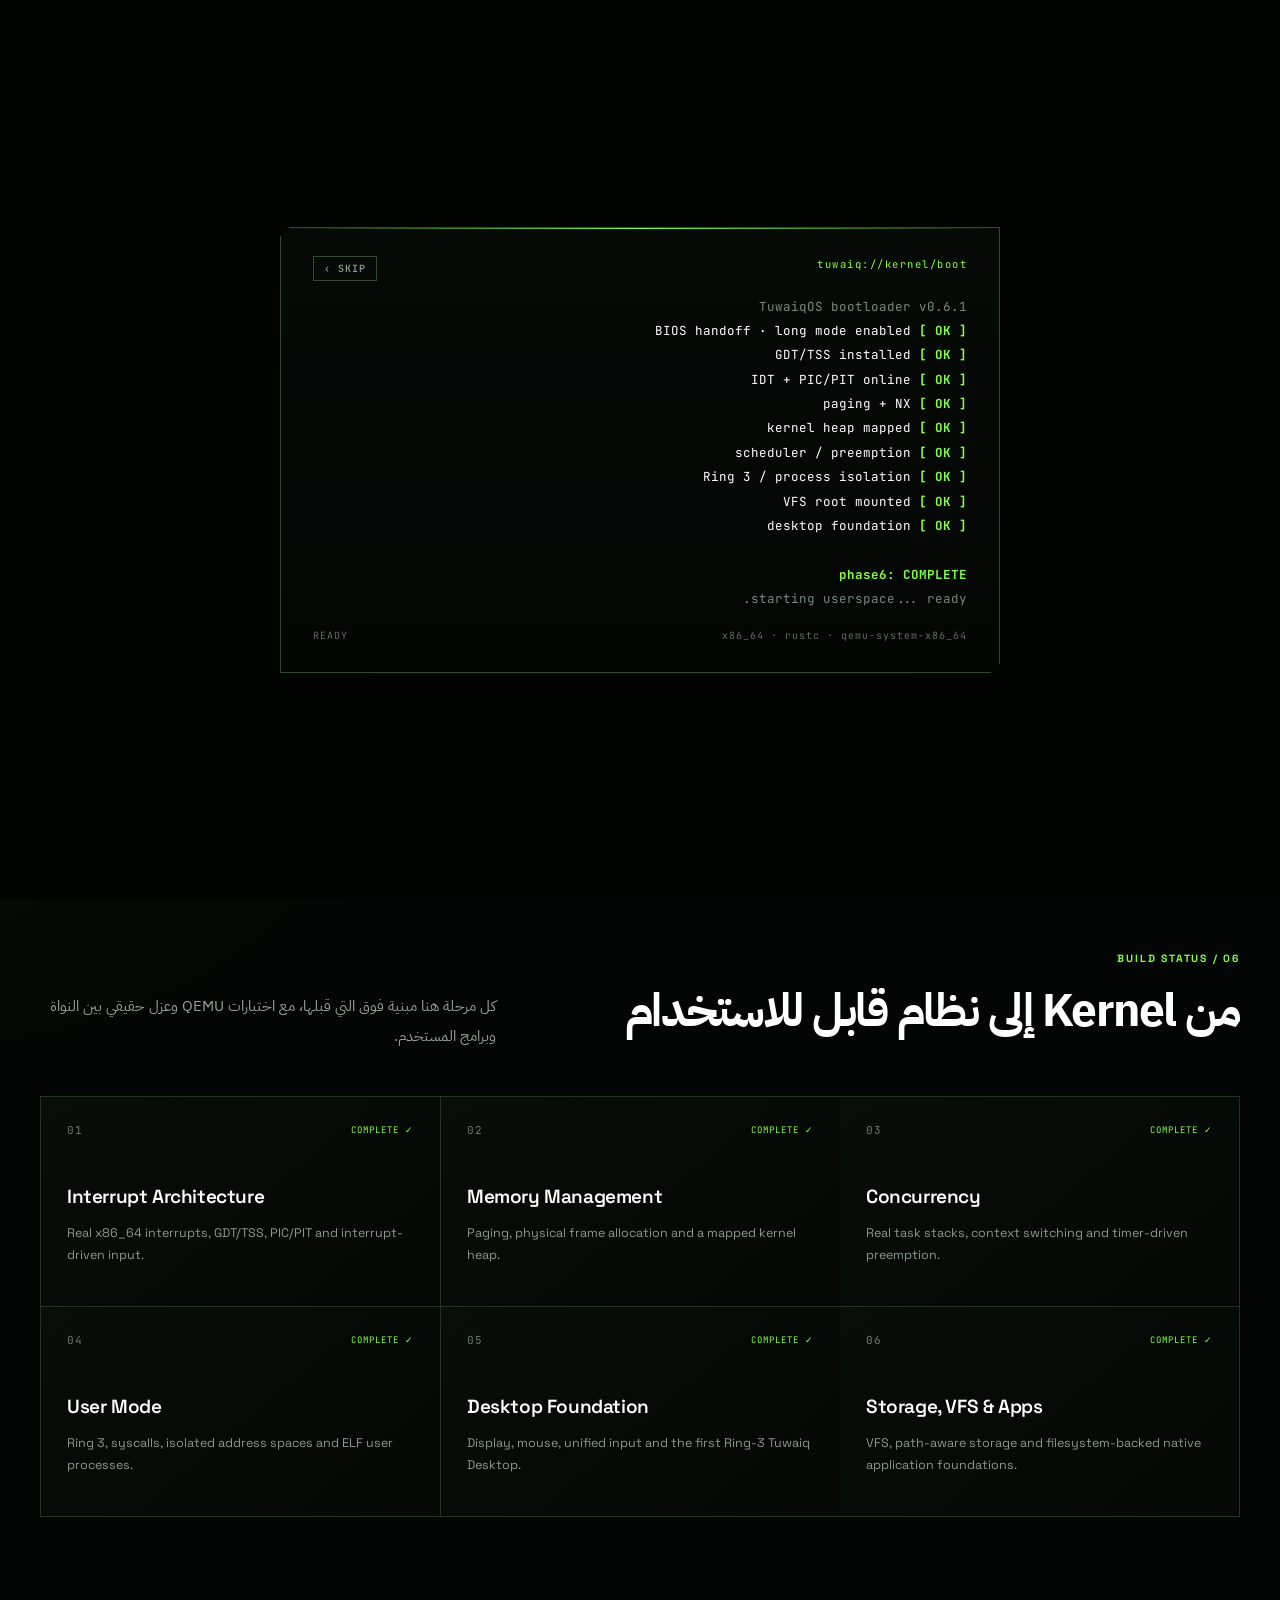
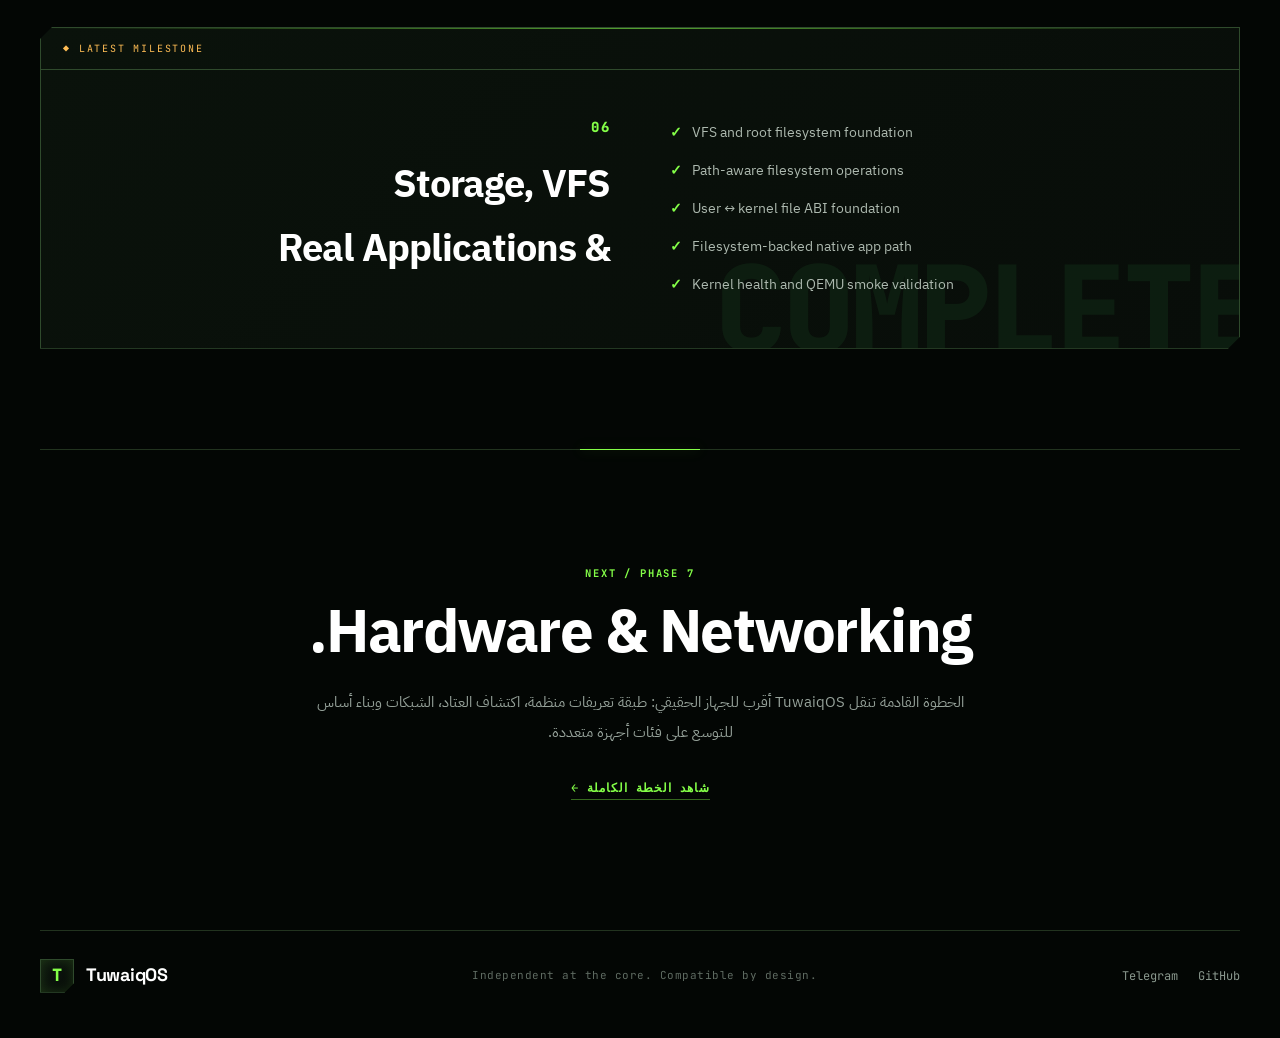
<file: TuwaiqOS-WebSite/index.html>
<!DOCTYPE html>
<html lang="ar" dir="rtl">
<head>
<meta charset="UTF-8">
<meta name="viewport" content="width=device-width, initial-scale=1.0, viewport-fit=cover">
<meta name="theme-color" content="#030604">
<title>TuwaiqOS — Independent at the core</title>
<meta name="description" content="TuwaiqOS is an independent Saudi-built experimental operating system written in Rust.">
<link rel="icon" href="assets/favicon.svg" type="image/svg+xml">
<link rel="apple-touch-icon" href="assets/apple-touch-icon.png">
<link rel="preconnect" href="https://fonts.googleapis.com">
<link rel="preconnect" href="https://fonts.gstatic.com" crossorigin>
<link href="https://fonts.googleapis.com/css2?family=IBM+Plex+Sans+Arabic:wght@400;500;600;700&family=JetBrains+Mono:wght@400;500;700;800&family=Space+Grotesk:wght@400;500;600;700&display=swap" rel="stylesheet">
<link rel="stylesheet" href="assets/style.css">
</head>
<body>
<a class="skip-link" href="#main-content">تخطي إلى المحتوى</a>

<!-- News ticker -->
<div class="newsTicker" role="marquee" aria-label="TuwaiqOS status ticker">
  <div class="tickerTag">LIVE</div>
  <div class="tickerViewport"><div class="tickerTrack"></div></div>
</div>

<main id="main-content">
  <section class="hero shell">
    <nav class="nav" aria-label="Primary">
      <a class="brand" href="index.html" aria-label="TuwaiqOS home">
        <span class="mark">T</span>
        <span>TuwaiqOS</span>
      </a>
      <div class="navlinks">
        <a href="#progress">Progress</a>
        <a href="roadmap/index.html">Roadmap</a>
        <a href="contributors/index.html">Contributors</a>
        <a href="download/index.html">Download</a>
      </div>
      <a class="navcta" href="https://github.com/italamrii/TuwaiqOS" target="_blank" rel="noreferrer">GitHub ↗</a>
    </nav>

    <div class="heroGrid">
      <div>
        <div class="eyebrow"><span class="pulse"></span> PHASE 6 COMPLETE · DEVELOPMENT BUILD</div>
        <h1>نواة مستقلة.<br><span>نظام سعودي يُبنى من الصفر.</span></h1>
        <p class="lead">TuwaiqOS نظام تشغيل تجريبي مفتوح المصدر بنواة مستقلة مكتوبة بـ Rust. وصلنا من الإقلاع الأول إلى العزل، تعدد المهام، سطح المكتب، والآن طبقة التخزين وVFS وتشغيل التطبيقات من نظام الملفات.</p>
        <div class="actions">
          <a class="primary" href="download/index.html">تحميل وتجربة النظام</a>
          <a class="secondary" href="roadmap/index.html">استكشف خارطة الطريق</a>
        </div>
      </div>
      <div class="terminalCard" tabindex="0" aria-label="TuwaiqOS boot status">
        <div class="terminalHead">
          <span></span><span></span><span></span>
          <b>tuwaiq://kernel/status</b>
        </div>
<pre>TuwaiqOS kernel_main: booting
[ OK ] paging + NX
[ OK ] scheduler / preemption
[ OK ] Ring 3 / process isolation
[ OK ] VFS root mounted
[ OK ] filesystem app path
[ OK ] desktop foundation

phase6: COMPLETE
next: hardware + networking_</pre>
      </div>
    </div>

    <div class="factbar">
      <div><strong>x86_64</strong><span>Target architecture</span></div>
      <div><strong>Rust</strong><span>Kernel language</span></div>
      <div><strong>100 Hz</strong><span>Kernel timer</span></div>
      <div><strong>Ring 3</strong><span>User isolation</span></div>
    </div>
  </section>

  <section class="section shell" id="progress">
    <div class="sectionHead">
      <div>
        <div class="kicker">BUILD STATUS / 06</div>
        <h2>من Kernel إلى نظام قابل للاستخدام</h2>
      </div>
      <p>كل مرحلة هنا مبنية فوق التي قبلها، مع اختبارات QEMU وعزل حقيقي بين النواة وبرامج المستخدم.</p>
    </div>
    <div class="phaseGrid">
      <article class="phase" tabindex="0">
        <div class="phaseTop"><span>01</span><b>COMPLETE ✓</b></div>
        <h3>Interrupt Architecture</h3>
        <p>Real x86_64 interrupts, GDT/TSS, PIC/PIT and interrupt-driven input.</p>
      </article>
      <article class="phase" tabindex="0">
        <div class="phaseTop"><span>02</span><b>COMPLETE ✓</b></div>
        <h3>Memory Management</h3>
        <p>Paging, physical frame allocation and a mapped kernel heap.</p>
      </article>
      <article class="phase" tabindex="0">
        <div class="phaseTop"><span>03</span><b>COMPLETE ✓</b></div>
        <h3>Concurrency</h3>
        <p>Real task stacks, context switching and timer-driven preemption.</p>
      </article>
      <article class="phase" tabindex="0">
        <div class="phaseTop"><span>04</span><b>COMPLETE ✓</b></div>
        <h3>User Mode</h3>
        <p>Ring 3, syscalls, isolated address spaces and ELF user processes.</p>
      </article>
      <article class="phase" tabindex="0">
        <div class="phaseTop"><span>05</span><b>COMPLETE ✓</b></div>
        <h3>Desktop Foundation</h3>
        <p>Display, mouse, unified input and the first Ring-3 Tuwaiq Desktop.</p>
      </article>
      <article class="phase" tabindex="0">
        <div class="phaseTop"><span>06</span><b>COMPLETE ✓</b></div>
        <h3>Storage, VFS &amp; Apps</h3>
        <p>VFS, path-aware storage and filesystem-backed native application foundations.</p>
      </article>
    </div>
  </section>

  <section class="phase6 shell">
    <div class="phase6Label">LATEST MILESTONE</div>
    <div class="phase6Content">
      <div>
        <span class="big06">06</span>
        <h2>Storage, VFS<br>&amp; Real Applications</h2>
      </div>
      <div class="checklist">
        <p><span>✓</span> VFS and root filesystem foundation</p>
        <p><span>✓</span> Path-aware filesystem operations</p>
        <p><span>✓</span> User ↔ kernel file ABI foundation</p>
        <p><span>✓</span> Filesystem-backed native app path</p>
        <p><span>✓</span> Kernel health and QEMU smoke validation</p>
      </div>
    </div>
  </section>

  <section class="next shell">
    <span class="kicker">NEXT / PHASE 7</span>
    <h2>Hardware &amp; Networking.</h2>
    <p>الخطوة القادمة تنقل TuwaiqOS أقرب للجهاز الحقيقي: طبقة تعريفات منظمة، اكتشاف العتاد، الشبكات وبناء أساس للتوسع على فئات أجهزة متعددة.</p>
    <a href="roadmap/index.html">شاهد الخطة الكاملة ←</a>
  </section>

  <footer class="footer shell">
    <div class="brand"><span class="mark">T</span><span>TuwaiqOS</span></div>
    <p>Independent at the core. Compatible by design.</p>
    <div>
      <a href="https://t.me/TuwaiqOS" target="_blank" rel="noreferrer">Telegram</a>
      <a href="https://github.com/italamrii/TuwaiqOS" target="_blank" rel="noreferrer">GitHub</a>
    </div>
  </footer>
</main>
<script src="assets/script.js"></script>
</body>
</html>
</file>
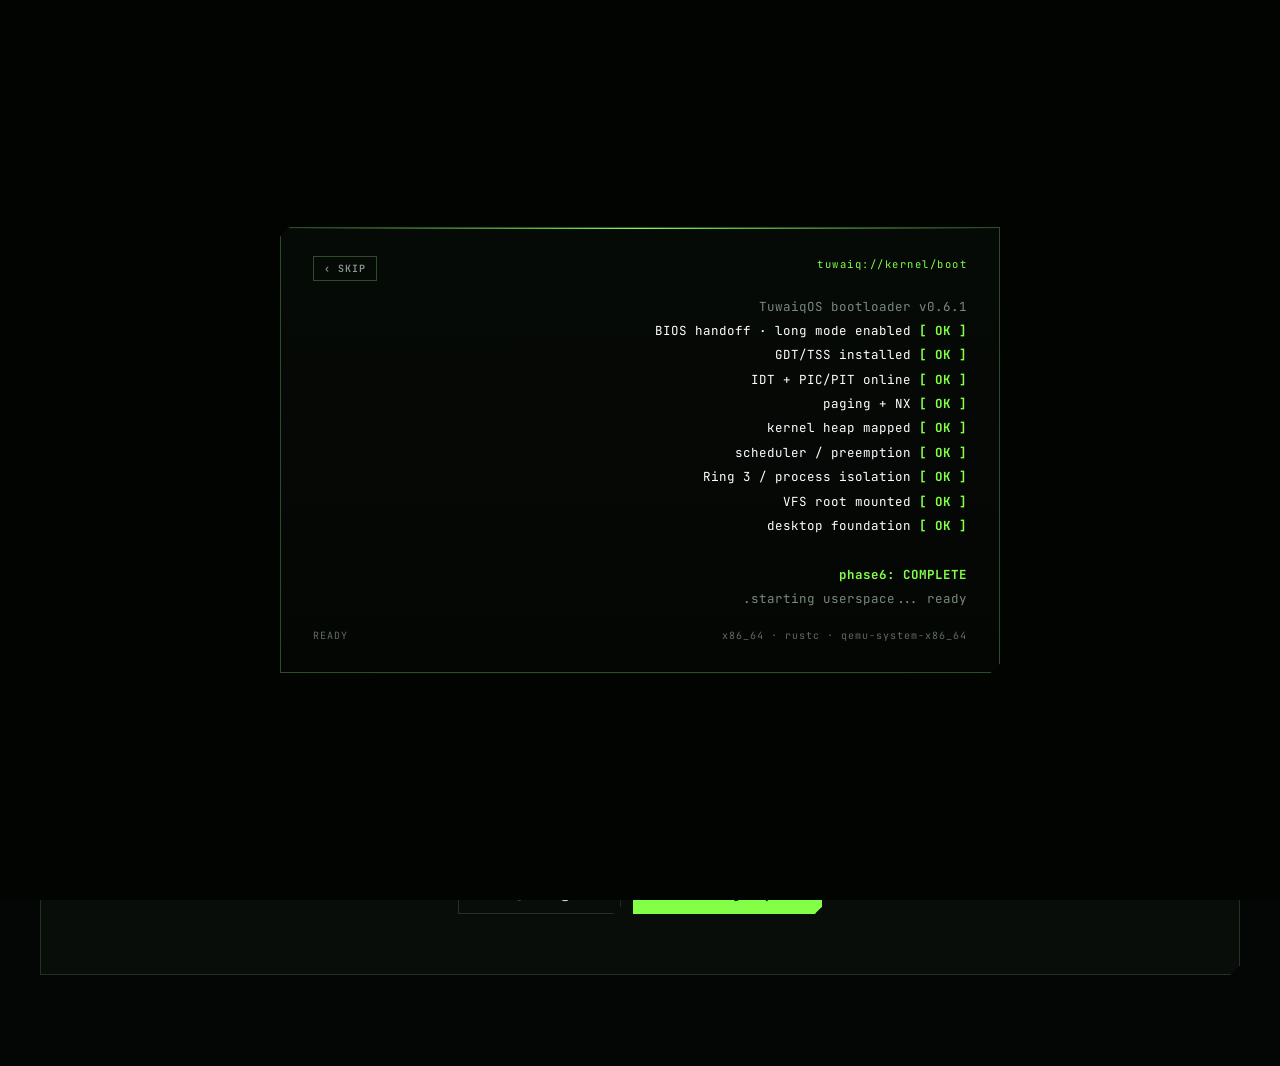
<file: TuwaiqOS-WebSite/contributors/index.html>
<!DOCTYPE html>
<html lang="ar" dir="rtl">
<head>
<meta charset="UTF-8">
<meta name="viewport" content="width=device-width, initial-scale=1.0, viewport-fit=cover">
<meta name="theme-color" content="#030604">
<title>Contributors — TuwaiqOS</title>
<link rel="icon" href="../assets/favicon.svg" type="image/svg+xml">
<link rel="apple-touch-icon" href="../assets/apple-touch-icon.png">
<link rel="preconnect" href="https://fonts.googleapis.com">
<link rel="preconnect" href="https://fonts.gstatic.com" crossorigin>
<link href="https://fonts.googleapis.com/css2?family=IBM+Plex+Sans+Arabic:wght@400;500;600;700&family=JetBrains+Mono:wght@400;500;700;800&family=Space+Grotesk:wght@400;500;600;700&display=swap" rel="stylesheet">
<link rel="stylesheet" href="../assets/style.css">
</head>
<body>
<a class="skip-link" href="#main-content">تخطي إلى المحتوى</a>

<div class="newsTicker" role="marquee" aria-label="TuwaiqOS status ticker">
  <div class="tickerTag">LIVE</div>
  <div class="tickerViewport"><div class="tickerTrack"></div></div>
</div>

<main class="subpage shell" id="main-content">
  <header class="subnav">
    <a href="../index.html">← TuwaiqOS</a>
    <a href="https://t.me/TuwaiqOS" target="_blank" rel="noreferrer">Community ↗</a>
  </header>
  <div class="pageTitle">
    <span class="kicker">BUILDERS / COMMUNITY</span>
    <h1>نبنيه معًا.</h1>
    <p>المساهمة ليست بعدد الأسطر. نقدر الكود المدروس، الاختبارات، الأمن، التوثيق، التصميم وبناء التطبيقات.</p>
  </div>
  <section class="founder">
    <div class="founderBadge">01 / FOUNDER</div>
    <img class="avatar founderPhoto" src="../assets/abdullah-alamri.png" alt="Abdullah Alamri">
    <div>
      <span>FOUNDER · VISION · CORE</span>
      <h2>Abdullah Alamri</h2>
      <p>مؤسس TuwaiqOS وصاحب الرؤية، يقود بناء المشروع والنواة والاتجاه الهندسي العام.</p>
    </div>
  </section>
  <section class="contribCall">
    <span class="kicker">JOIN THE BUILDERS</span>
    <h2>اسمك ممكن يكون هنا.</h2>
    <p>اختر مهمة، أنشئ Branch باسم واضح، وثّق قرارك واختباراتك، ثم افتح Pull Request. الفرع الرئيسي محمي ولا تُدمج التغييرات إلا بعد المراجعة.</p>
    <div class="actions">
      <a class="primary" href="https://github.com/italamrii/TuwaiqOS" target="_blank" rel="noreferrer">ساهم عبر GitHub ↗</a>
      <a class="secondary" href="https://t.me/TuwaiqOS" target="_blank" rel="noreferrer">مجتمع Telegram</a>
    </div>
  </section>
</main>
<script src="../assets/script.js"></script>
</body>
</html>
</file>
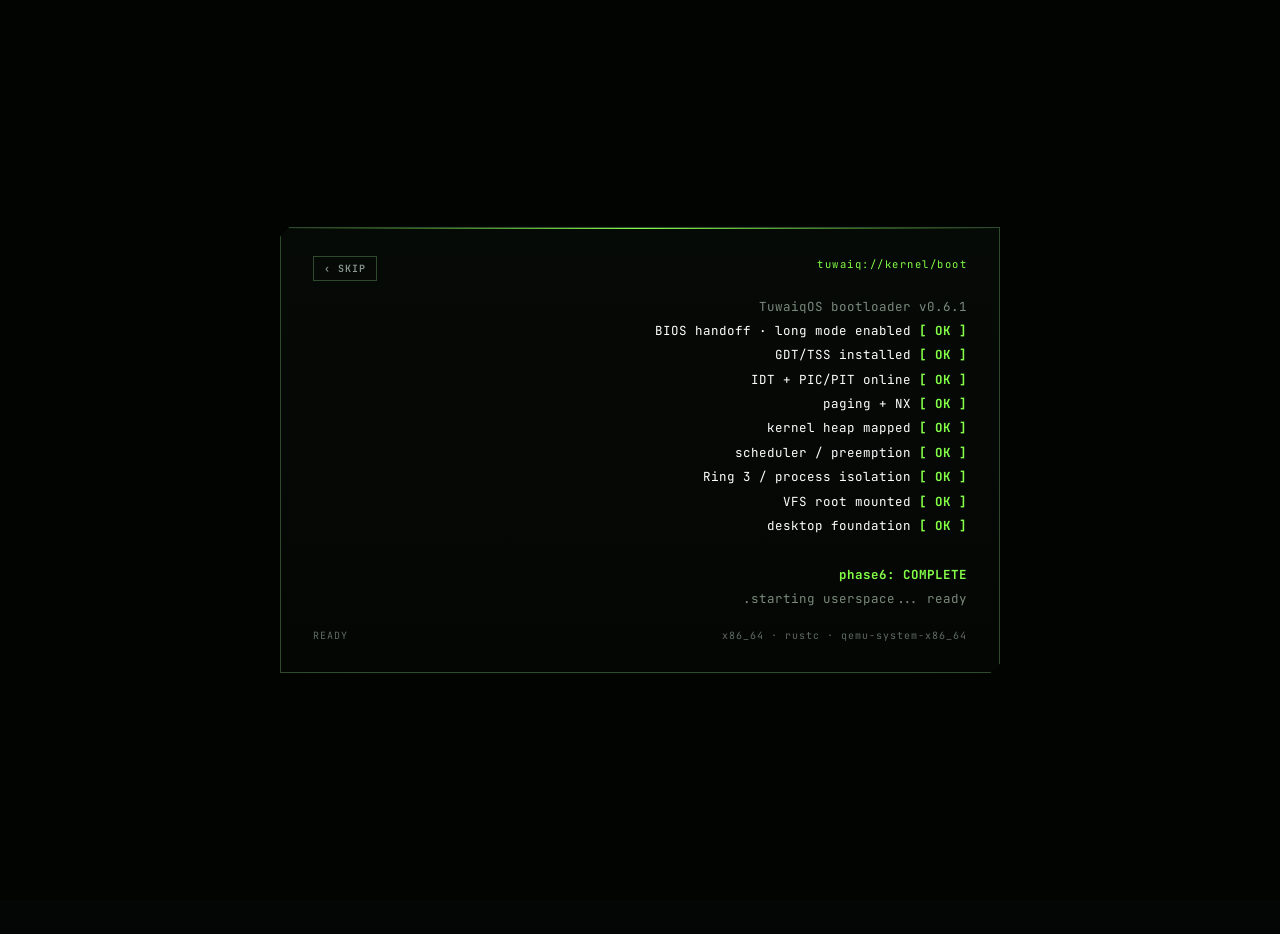
<file: TuwaiqOS-WebSite/download/index.html>
<!DOCTYPE html>
<html lang="ar" dir="rtl">
<head>
<meta charset="UTF-8">
<meta name="viewport" content="width=device-width, initial-scale=1.0, viewport-fit=cover">
<meta name="theme-color" content="#030604">
<title>Download — TuwaiqOS</title>
<link rel="icon" href="../assets/favicon.svg" type="image/svg+xml">
<link rel="apple-touch-icon" href="../assets/apple-touch-icon.png">
<link rel="preconnect" href="https://fonts.googleapis.com">
<link rel="preconnect" href="https://fonts.gstatic.com" crossorigin>
<link href="https://fonts.googleapis.com/css2?family=IBM+Plex+Sans+Arabic:wght@400;500;600;700&family=JetBrains+Mono:wght@400;500;700;800&family=Space+Grotesk:wght@400;500;600;700&display=swap" rel="stylesheet">
<link rel="stylesheet" href="../assets/style.css">
</head>
<body>
<a class="skip-link" href="#main-content">تخطي إلى المحتوى</a>

<div class="newsTicker" role="marquee" aria-label="TuwaiqOS status ticker">
  <div class="tickerTag">LIVE</div>
  <div class="tickerViewport"><div class="tickerTrack"></div></div>
</div>

<main class="subpage shell" id="main-content">
  <header class="subnav">
    <a href="../index.html">← TuwaiqOS</a>
    <a href="../roadmap/index.html">Roadmap</a>
  </header>
  <div class="pageTitle">
    <span class="kicker">BUILD / EXPERIMENTAL</span>
    <h1>جرّب TuwaiqOS.</h1>
    <p>المشروع لا يزال قيد التطوير. التجربة الحالية موجهة للمطورين والمهتمين بأنظمة التشغيل، والأفضل تشغيلها أولًا داخل QEMU.</p>
  </div>
  <div class="downloadBox">
    <div>
      <span>REPOSITORY</span>
      <h2>Source &amp; build instructions</h2>
      <p>الكود، تعليمات البناء والتشغيل، التوثيق وملفات المساهمة موجودة في المستودع الرسمي.</p>
    </div>
    <a class="primary" href="https://github.com/italamrii/TuwaiqOS" target="_blank" rel="noreferrer">فتح GitHub ↗</a>
  </div>
  <div class="notice">
    <b>تنبيه</b>
    <p>TuwaiqOS حاليًا Development Build وليس بديلًا جاهزًا لنظامك الأساسي. لا تستخدمه لحفظ بيانات مهمة قبل وصول إصدارات الاستقرار.</p>
  </div>
</main>
<script src="../assets/script.js"></script>
</body>
</html>
</file>
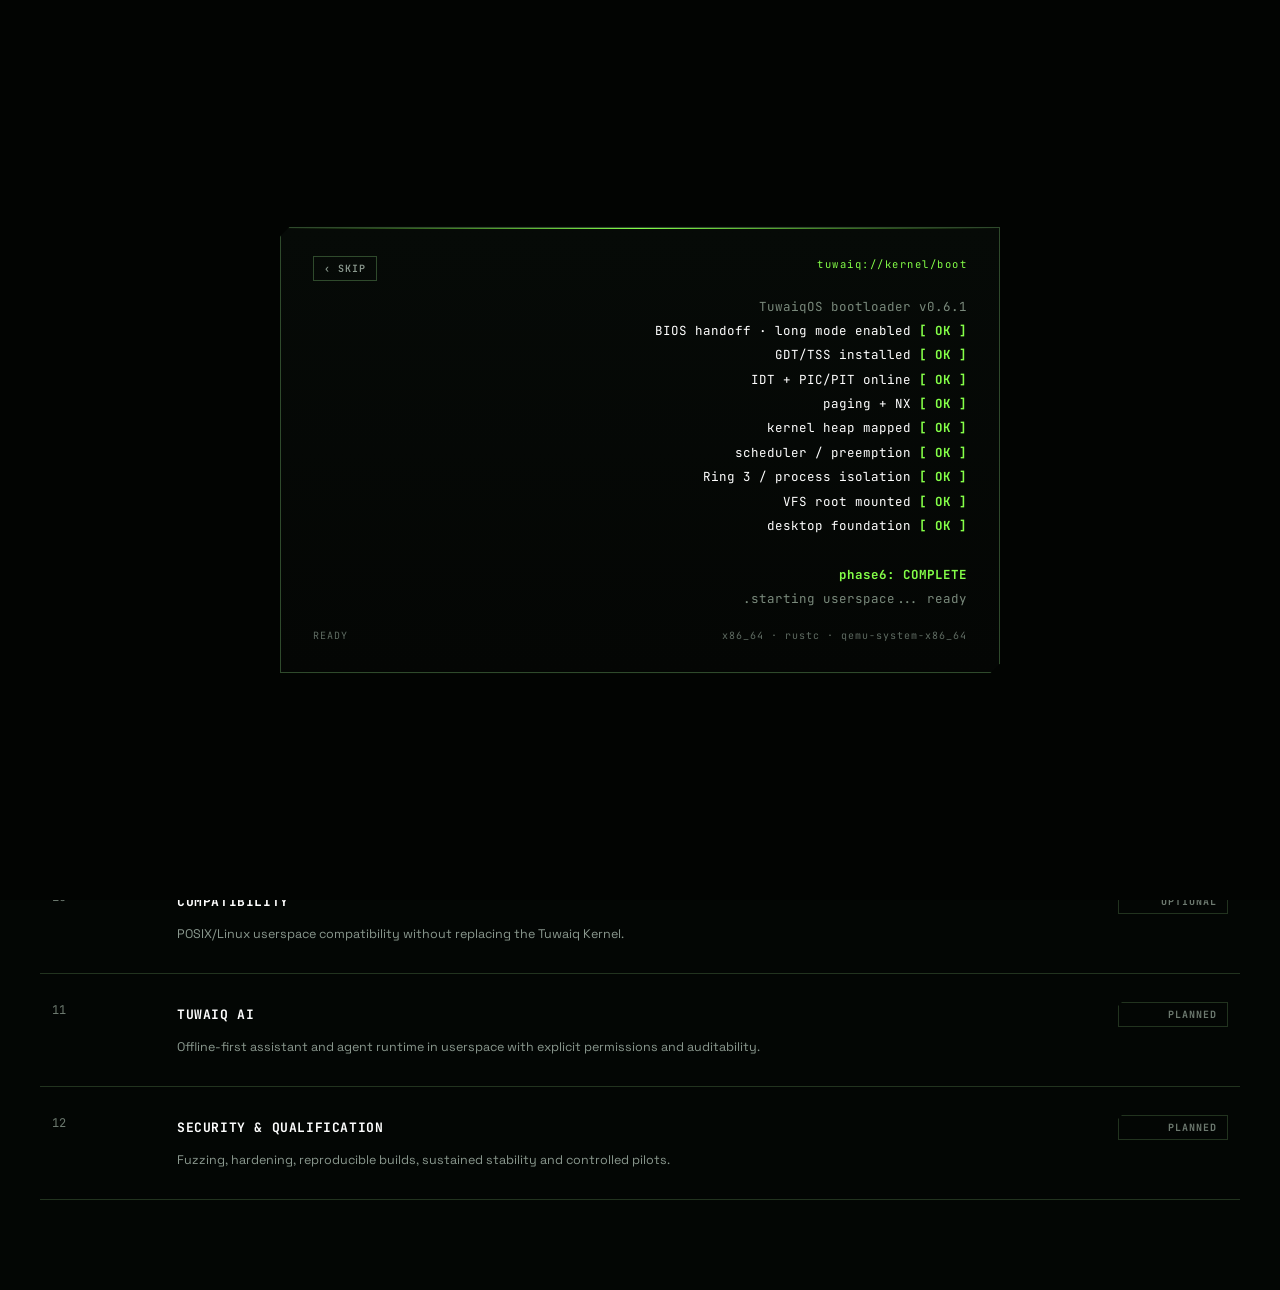
<file: TuwaiqOS-WebSite/roadmap/index.html>
<!DOCTYPE html>
<html lang="ar" dir="rtl">
<head>
<meta charset="UTF-8">
<meta name="viewport" content="width=device-width, initial-scale=1.0, viewport-fit=cover">
<meta name="theme-color" content="#030604">
<title>Roadmap — TuwaiqOS</title>
<link rel="icon" href="../assets/favicon.svg" type="image/svg+xml">
<link rel="apple-touch-icon" href="../assets/apple-touch-icon.png">
<link rel="preconnect" href="https://fonts.googleapis.com">
<link rel="preconnect" href="https://fonts.gstatic.com" crossorigin>
<link href="https://fonts.googleapis.com/css2?family=IBM+Plex+Sans+Arabic:wght@400;500;600;700&family=JetBrains+Mono:wght@400;500;700;800&family=Space+Grotesk:wght@400;500;600;700&display=swap" rel="stylesheet">
<link rel="stylesheet" href="../assets/style.css">
</head>
<body>
<a class="skip-link" href="#main-content">تخطي إلى المحتوى</a>

<div class="newsTicker" role="marquee" aria-label="TuwaiqOS status ticker">
  <div class="tickerTag">LIVE</div>
  <div class="tickerViewport"><div class="tickerTrack"></div></div>
</div>

<main class="subpage shell" id="main-content">
  <header class="subnav">
    <a href="../index.html">← TuwaiqOS</a>
    <a href="https://github.com/italamrii/TuwaiqOS" target="_blank" rel="noreferrer">GitHub ↗</a>
  </header>
  <div class="pageTitle">
    <span class="kicker">ROADMAP / CURRENT</span>
    <h1>نبنيها مرحلة بمرحلة.</h1>
    <p>Phase 6 مكتملة. الطريق الآن مفتوح نحو العتاد، الشبكات، منصة التطبيقات ثم طبقات التوافق والذكاء والأمان النهائي.</p>
  </div>
  <div class="roadmapList">
    <article>
      <span class="roadnum">01–06</span>
      <div><b>FOUNDATION</b><p>Interrupts, memory, scheduler, Ring 3, desktop foundation, storage and VFS.</p></div>
      <em class="done">Complete</em>
    </article>
    <article>
      <span class="roadnum">07</span>
      <div><b>HARDWARE &amp; NETWORKING</b><p>HAL/driver framework, PCI discovery, networking and selected real hardware support.</p></div>
      <em class="active">Next</em>
    </article>
    <article>
      <span class="roadnum">08</span>
      <div><b>APPLICATION PLATFORM</b><p>Stable ABI, IPC, permissions, SDK foundations and native application services.</p></div>
      <em>Planned</em>
    </article>
    <article>
      <span class="roadnum">09</span>
      <div><b>APPS, PACKAGES &amp; UPDATES</b><p>Native apps, signed packages, package management and transactional updates.</p></div>
      <em>Planned</em>
    </article>
    <article>
      <span class="roadnum">10</span>
      <div><b>COMPATIBILITY</b><p>POSIX/Linux userspace compatibility without replacing the Tuwaiq Kernel.</p></div>
      <em>Optional</em>
    </article>
    <article>
      <span class="roadnum">11</span>
      <div><b>TUWAIQ AI</b><p>Offline-first assistant and agent runtime in userspace with explicit permissions and auditability.</p></div>
      <em>Planned</em>
    </article>
    <article>
      <span class="roadnum">12</span>
      <div><b>SECURITY &amp; QUALIFICATION</b><p>Fuzzing, hardening, reproducible builds, sustained stability and controlled pilots.</p></div>
      <em>Planned</em>
    </article>
  </div>
</main>
<script src="../assets/script.js"></script>
</body>
</html>
</file>
<file: TuwaiqOS-WebSite/assets/style.css>
/* =========================================================
   TuwaiqOS — Kernel Terminal Theme
   Palette: Deep black + Matrix green + Amber warnings
   Type: IBM Plex Sans Arabic (AR) · JetBrains Mono (Mono) · Space Grotesk (LTR)
   ========================================================= */

/* ---------- Root tokens ---------- */
:root{
  --bg:#030604;
  --bg-2:#060a07;
  --panel:#080d09;
  --panel-2:#0a120c;
  --line:#152018;
  --line-2:#22331f;
  --line-3:#2f4a2c;
  --muted:#6d7a70;
  --muted-2:#8a988e;
  --text:#e6efe8;
  --white:#ffffff;
  --green:#84ff48;
  --green-2:#3fbf54;
  --green-glow:rgba(132,255,72,.35);
  --amber:#ffbd55;
  --red:#ff5757;
  --shadow-1:0 20px 60px rgba(0,0,0,.55);
  --shadow-glow:0 0 32px rgba(132,255,72,.12);
  --mono:'JetBrains Mono','Fira Code','Consolas',monospace;
  --sans:'Space Grotesk','Inter',system-ui,sans-serif;
  --ar:'IBM Plex Sans Arabic','Rubik','Segoe UI',Tahoma,sans-serif;
}

/* ---------- Base ---------- */
*{box-sizing:border-box}
html{scroll-behavior:smooth;background:var(--bg)}
body{
  margin:0;
  background:
    radial-gradient(1200px 600px at 80% -10%, rgba(132,255,72,.06), transparent 60%),
    radial-gradient(900px 500px at -10% 30%, rgba(63,191,84,.04), transparent 60%),
    var(--bg);
  color:var(--text);
  font-family:var(--ar);
  font-size:15px;
  line-height:1.7;
  -webkit-font-smoothing:antialiased;
  text-rendering:optimizeLegibility;
  overflow-x:hidden;
  min-height:100vh;
}
body::before{
  /* faint scan-lines overlay */
  content:"";
  position:fixed;inset:0;
  background:repeating-linear-gradient(0deg,rgba(255,255,255,.012) 0 1px,transparent 1px 3px);
  pointer-events:none;z-index:2;
  mix-blend-mode:overlay;
}
body::after{
  /* subtle grain */
  content:"";
  position:fixed;inset:0;pointer-events:none;z-index:1;opacity:.35;
  background-image:url("data:image/svg+xml;utf8,<svg xmlns='http://www.w3.org/2000/svg' width='140' height='140'><filter id='n'><feTurbulence type='fractalNoise' baseFrequency='0.9' numOctaves='2' stitchTiles='stitch'/></filter><rect width='100%25' height='100%25' filter='url(%23n)' opacity='0.35'/></svg>");
}

/* Matrix canvas layer */
#matrix-rain{
  position:fixed;inset:0;z-index:0;pointer-events:none;
  opacity:.09;
}

/* Content wrapper on top */
main, .newsTicker, .bootOverlay{position:relative;z-index:3}

.shell{width:min(1200px,calc(100% - 40px));margin:auto}
a{color:inherit;text-decoration:none}
::selection{background:var(--green);color:#050a06}

/* Latin numerals/labels use Space Grotesk / Mono */
.mono,code,pre,.eyebrow,.kicker,.navcta,.navlinks,.brand,.factbar strong,.factbar span,.phaseTop,.terminalHead b,.roadnum,.roadmapList b,.roadmapList em,.founderBadge{
  font-family:var(--mono);
}
.brand span:last-child,.hero h1 span[data-latin],.sectionHead .kicker,.next h2 em{font-family:var(--sans)}

/* ---------- News Ticker (top marquee) ---------- */
.newsTicker{
  position:sticky;top:0;left:0;right:0;
  display:flex;align-items:center;gap:0;
  background:linear-gradient(90deg,#050805, #070c07);
  border-bottom:1px solid var(--line-2);
  height:34px;
  overflow:hidden;
  direction:ltr;
  font-family:var(--mono);
  font-size:11px;
  letter-spacing:.5px;
  z-index:40;
  backdrop-filter:blur(6px);
}
.newsTicker .tickerTag{
  flex-shrink:0;
  background:var(--green);
  color:#050a06;
  padding:0 12px;
  height:100%;
  display:flex;align-items:center;gap:6px;
  font-weight:800;
  font-size:10px;
  letter-spacing:1.2px;
  clip-path:polygon(0 0,100% 0,calc(100% - 10px) 100%,0 100%);
}
.newsTicker .tickerTag::before{
  content:"";width:6px;height:6px;border-radius:50%;background:#050a06;
  animation:pulseDot 1.4s ease-in-out infinite;
}
.tickerViewport{flex:1;overflow:hidden;position:relative;height:100%}
.tickerTrack{
  display:flex;gap:48px;align-items:center;height:100%;
  width:max-content;
  animation:tickerScroll 45s linear infinite;
  padding-left:24px;
}
.tickerTrack:hover{animation-play-state:paused}
.tickerTrack span{color:#b8c4bb;white-space:nowrap;display:inline-flex;align-items:center;gap:8px}
.tickerTrack span b{color:var(--green);font-weight:700}
.tickerTrack .sep{color:#334033;font-size:14px}
@keyframes tickerScroll{
  from{transform:translateX(0)}
  to{transform:translateX(-50%)}
}
@keyframes pulseDot{0%,100%{opacity:.35}50%{opacity:1}}

/* ---------- Nav ---------- */
.hero{padding-bottom:60px}
.nav{
  height:76px;display:flex;align-items:center;gap:30px;
  border-bottom:1px solid var(--line);direction:ltr;
  position:relative;
}
.brand{display:flex;align-items:center;gap:12px;font-weight:700;letter-spacing:-.3px;font-size:18px;color:var(--white)}
.brand .mark{
  display:grid;place-items:center;width:34px;height:34px;
  border:1px solid var(--line-3);
  background:linear-gradient(135deg,#0d160e,#080d09);
  color:var(--green);
  font:800 17px/1 var(--mono);
  clip-path:polygon(0 0,100% 0,100% 72%,72% 100%,0 100%);
  box-shadow:inset 0 0 12px rgba(132,255,72,.15);
}
.navlinks{display:flex;gap:26px;margin-left:auto;color:#9dab9f;font-size:12px;letter-spacing:.5px}
.navlinks a{position:relative;padding:6px 2px;transition:color .2s ease}
.navlinks a::after{
  content:"";position:absolute;left:0;right:0;bottom:-2px;height:1px;
  background:var(--green);transform:scaleX(0);transform-origin:left;
  transition:transform .3s ease;
}
.navlinks a:hover,.footer a:hover{color:var(--green)}
.navlinks a:hover::after{transform:scaleX(1)}
.navcta{
  border:1px solid var(--line-3);
  padding:9px 14px;
  font:700 10.5px/1 var(--mono);
  color:var(--green);letter-spacing:1.2px;
  transition:all .25s ease;
  clip-path:polygon(6px 0,100% 0,100% 100%,0 100%,0 6px);
}
.navcta:hover{background:var(--green);color:#050a06;box-shadow:0 0 22px var(--green-glow)}

/* ---------- Hero ---------- */
.heroGrid{
  display:grid;grid-template-columns:1.05fr .95fr;gap:60px;align-items:center;
  padding:70px 0 60px;direction:ltr;
}
.heroGrid>div:first-child{direction:rtl}
.eyebrow,.kicker{
  display:inline-flex;align-items:center;gap:8px;
  font-size:10.5px;letter-spacing:1.8px;color:var(--green);
  font-weight:700;
  direction:ltr;text-align:left;
}
.pulse{
  display:inline-block;width:7px;height:7px;border-radius:50%;
  background:var(--green);box-shadow:0 0 12px var(--green);
  animation:pulseDot 1.6s ease-in-out infinite;
}
.hero h1{
  font-family:var(--ar);
  font-size:clamp(42px,5.8vw,72px);
  line-height:1.1;
  letter-spacing:-1.5px;
  margin:22px 0 24px;
  max-width:760px;
  font-weight:700;
  color:var(--white);
}
.hero h1 span{color:var(--muted-2);display:block}
.lead{
  font-family:var(--ar);
  font-size:16px;line-height:2;color:#a9b3ac;
  max-width:640px;font-weight:400;
}
.actions{display:flex;gap:12px;margin-top:32px;flex-wrap:wrap}
.primary,.secondary{
  padding:13px 22px;
  font:700 12.5px/1 var(--mono);
  letter-spacing:.8px;
  border:1px solid var(--line-3);
  transition:all .25s ease;
  cursor:pointer;
  display:inline-flex;align-items:center;gap:8px;
  clip-path:polygon(8px 0,100% 0,100% calc(100% - 8px),calc(100% - 8px) 100%,0 100%,0 8px);
}
.primary{background:var(--green);border-color:var(--green);color:#050a06}
.primary:hover{box-shadow:0 0 28px var(--green-glow);transform:translateY(-1px)}
.secondary{color:#c9d2cb;background:transparent}
.secondary:hover{border-color:var(--green);color:var(--green)}

/* ---------- Terminal Card ---------- */
.terminalCard{
  direction:ltr;
  background:linear-gradient(180deg,#080d09 0%,#060a07 100%);
  border:1px solid var(--line-2);
  box-shadow:var(--shadow-1), inset 0 1px 0 rgba(255,255,255,.03);
  min-height:340px;
  position:relative;
  overflow:hidden;
  clip-path:polygon(10px 0,100% 0,100% calc(100% - 10px),calc(100% - 10px) 100%,0 100%,0 10px);
}
.terminalCard::before{
  content:"";position:absolute;inset:0;pointer-events:none;
  background:radial-gradient(600px 200px at 50% 0%, rgba(132,255,72,.06), transparent 60%);
}
.terminalHead{
  height:38px;
  border-bottom:1px solid var(--line-2);
  display:flex;align-items:center;gap:7px;padding:0 15px;
  background:linear-gradient(180deg,#0a100b,#080d09);
}
.terminalHead span{width:9px;height:9px;border-radius:50%;background:#25332a}
.terminalHead span:nth-child(1){background:#f96;box-shadow:0 0 6px rgba(255,153,102,.4)}
.terminalHead span:nth-child(2){background:#ffbd55;box-shadow:0 0 6px rgba(255,189,85,.4)}
.terminalHead span:nth-child(3){background:#4f6f4f}
.terminalHead b{
  margin-left:12px;color:#7a8a7c;
  font:10.5px/1 var(--mono);letter-spacing:.8px;
}
.terminalCard pre{
  white-space:pre-wrap;
  color:var(--white);
  font:13px/1.9 var(--mono);
  padding:24px 26px;
  margin:0;
  min-height:260px;
}
.terminalCard pre .ok{color:var(--green);font-weight:700}
.terminalCard pre .warn{color:var(--amber)}
.terminalCard pre .dim{color:#7a8a7c}
.terminalCard pre::selection{background:var(--green);color:#050a06}

.bootCursor{
  display:inline-block;width:8px;height:14px;
  background:var(--green);
  vertical-align:-2px;margin-left:3px;
  animation:bootBlink 1s step-end infinite;
  box-shadow:0 0 8px var(--green-glow);
}
@keyframes bootBlink{0%,49%{opacity:1}50%,100%{opacity:0}}
@media(prefers-reduced-motion:reduce){.bootCursor{animation:none}}

/* ---------- Fact bar ---------- */
.factbar{
  direction:ltr;
  border:1px solid var(--line-2);
  display:grid;grid-template-columns:repeat(4,1fr);
  background:linear-gradient(180deg,#070b07,#050805);
}
.factbar div{
  padding:20px 24px;
  border-right:1px solid var(--line-2);
  display:flex;flex-direction:column;gap:6px;
  min-width:0;
  transition:background .3s;
}
.factbar div:last-child{border:0}
.factbar div:hover{background:rgba(132,255,72,.03)}
.factbar strong{font:700 19px var(--mono);color:var(--white);letter-spacing:-.5px}
.factbar span{font-size:9.5px;text-transform:uppercase;letter-spacing:1.4px;color:var(--muted)}

/* ---------- Sections ---------- */
.section{padding:110px 0}
.sectionHead{
  display:grid;grid-template-columns:1.2fr .8fr;gap:60px;align-items:end;
  margin-bottom:45px;
}
.sectionHead h2,.next h2{
  font-family:var(--ar);
  font-size:clamp(32px,3.6vw,46px);
  letter-spacing:-1.5px;margin:14px 0;
  color:var(--white);font-weight:700;line-height:1.15;
}
.sectionHead p,.next p{color:#96a29a;line-height:2;margin:0;font-size:15px}

/* ---------- Phases ---------- */
.phaseGrid{
  display:grid;grid-template-columns:repeat(3,1fr);
  border-top:1px solid var(--line-2);
  border-left:1px solid var(--line-2);
  direction:ltr;
}
.phase{
  border-right:1px solid var(--line-2);
  border-bottom:1px solid var(--line-2);
  padding:26px;
  min-height:210px;
  background:linear-gradient(140deg,#080d09 0%,#050805 100%);
  position:relative;
  overflow:hidden;
  cursor:default;
  transition:background .35s ease, transform .35s ease;
}
.phase::before{
  /* corner accent */
  content:"";position:absolute;top:0;left:0;width:0;height:0;
  border-top:12px solid var(--green);border-right:12px solid transparent;
  opacity:0;transition:opacity .3s;
}
.phase:hover::before{opacity:.9}
.phase:hover{background:linear-gradient(140deg,#0a1109 0%,#070c08 100%)}
.phaseTop{display:flex;justify-content:space-between;align-items:center}
.phaseTop span{color:#6b7a6f;font:11px var(--mono);letter-spacing:.5px}
.phaseTop b{color:var(--green);font:9px var(--mono);letter-spacing:1px}
.phase h3{
  font-family:var(--sans);
  font-size:19px;margin:44px 0 10px;letter-spacing:-.4px;
  color:var(--white);font-weight:600;
}
.phase p{
  font-family:var(--sans);
  font-size:12.5px;line-height:1.75;color:#8a988e;margin:0;
}
.phase .phaseBoot{
  position:absolute;inset:0;
  background:rgba(6,10,7,.97);
  padding:20px 22px;
  font:12px/1.85 var(--mono);
  color:var(--white);
  opacity:0;pointer-events:none;
  transition:opacity .25s ease;
  overflow:hidden;
  white-space:pre-wrap;
}
.phase .phaseBoot .ok{color:var(--green);font-weight:700}
.phase:hover .phaseBoot{opacity:1}

/* ---------- Phase6 highlight ---------- */
.phase6{
  border:1px solid var(--line-3);
  background:linear-gradient(135deg,#0a120b 0%,#080d09 100%);
  margin-bottom:100px;
  position:relative;overflow:hidden;
  clip-path:polygon(12px 0,100% 0,100% calc(100% - 12px),calc(100% - 12px) 100%,0 100%,0 12px);
}
.phase6::after{
  content:"COMPLETE";
  position:absolute;right:-20px;bottom:-40px;
  font:900 120px var(--mono);color:#0f2413;opacity:.7;letter-spacing:-4px;
}
.phase6::before{
  content:"";position:absolute;top:0;left:0;right:0;height:1px;
  background:linear-gradient(90deg,transparent,var(--green),transparent);
  opacity:.6;
}
.phase6Label{
  padding:14px 22px;border-bottom:1px solid var(--line-3);
  color:var(--amber);font:10px var(--mono);letter-spacing:1.8px;
  direction:ltr;text-align:left;
  display:flex;align-items:center;gap:8px;
}
.phase6Label::before{content:"◆";color:var(--amber)}
.phase6Content{
  display:grid;grid-template-columns:1fr 1fr;
  padding:45px;gap:60px;
  position:relative;z-index:1;direction:ltr;
}
.phase6Content>div{direction:ltr}
.phase6Content>div:first-child{direction:rtl}
.big06{font:800 14px var(--mono);color:var(--green);letter-spacing:1.5px}
.phase6 h2{
  font-family:var(--ar);
  font-size:clamp(28px,3vw,38px);letter-spacing:-1px;margin:12px 0;
  color:var(--white);
}
.checklist{display:flex;flex-direction:column;justify-content:center;gap:2px}
.checklist p{color:#adb9af;margin:6px 0;font-size:13.5px;display:flex;gap:10px;align-items:baseline}
.checklist span{color:var(--green);font-weight:700;font-family:var(--mono)}

/* ---------- Next section ---------- */
.next{
  text-align:center;padding:110px 0 130px;
  border-top:1px solid var(--line-2);
  position:relative;
}
.next::before{
  content:"";position:absolute;top:-1px;left:50%;transform:translateX(-50%);
  width:120px;height:1px;background:var(--green);box-shadow:0 0 12px var(--green-glow);
}
.next .kicker{text-align:center;display:inline-flex}
.next h2{font-size:clamp(38px,5vw,60px);margin:12px auto 20px}
.next p{max-width:680px;margin:0 auto 28px;font-size:15px}
.next a{font:700 12px var(--mono);color:var(--green);letter-spacing:1px;position:relative}
.next a::after{
  content:"";position:absolute;left:0;right:0;bottom:-4px;height:1px;
  background:var(--green);opacity:.4;
}
.next a:hover::after{opacity:1;box-shadow:0 0 8px var(--green-glow)}

/* ---------- Footer ---------- */
.footer{
  border-top:1px solid var(--line-2);
  padding:28px 0 45px;
  display:flex;align-items:center;gap:30px;
  direction:ltr;flex-wrap:wrap;
}
.footer p{color:#5f6b62;font-size:11px;margin:auto;font-family:var(--mono);letter-spacing:.5px}
.footer>div:last-child{display:flex;gap:20px;font-size:12px;color:#8a988e;font-family:var(--mono)}
.footer a{transition:color .2s}

/* ---------- Subpages ---------- */
.subpage{min-height:100vh;padding-bottom:90px}
.subnav{
  height:76px;border-bottom:1px solid var(--line-2);
  display:flex;justify-content:space-between;align-items:center;
  direction:ltr;font:700 12px var(--mono);color:#9ba59d;
}
.subnav a{transition:color .2s}
.subnav a:hover{color:var(--green)}
.pageTitle{padding:70px 0 50px;max-width:860px}
.pageTitle .kicker{text-align:left}
.pageTitle h1{
  font-family:var(--ar);
  font-size:clamp(40px,5.5vw,64px);letter-spacing:-2px;margin:15px 0;
  color:var(--white);font-weight:700;line-height:1.15;
}
.pageTitle p{font-family:var(--ar);font-size:16px;color:#96a29a;line-height:2}

/* ---------- Roadmap list ---------- */
.roadmapList{border-top:1px solid var(--line-2);direction:ltr}
.roadmapList article{
  display:grid;grid-template-columns:100px 1fr 110px;
  gap:25px;padding:28px 12px;
  border-bottom:1px solid var(--line-2);
  align-items:start;
  transition:background .25s;
}
.roadmapList article:hover{background:rgba(132,255,72,.02)}
.roadnum{font:12px var(--mono);color:#6d7a70}
.roadmapList b{font:700 13px var(--mono);letter-spacing:.6px;color:var(--white)}
.roadmapList p{color:#8a988e;font-size:12.5px;line-height:1.8;margin:8px 0 0;font-family:var(--sans)}
.roadmapList em{
  font:700 10px var(--mono);font-style:normal;
  color:#6d7a70;text-align:right;text-transform:uppercase;letter-spacing:1px;
  padding:5px 10px;border:1px solid var(--line-2);align-self:start;
  clip-path:polygon(4px 0,100% 0,100% 100%,0 100%,0 4px);
}
.roadmapList em.done{color:var(--green);border-color:var(--line-3)}
.roadmapList em.active{color:var(--amber);border-color:#463822}

/* ---------- Download / notice / founder ---------- */
.downloadBox,.notice,.founder,.contribCall{
  border:1px solid var(--line-2);background:var(--panel);
  padding:36px;
  clip-path:polygon(10px 0,100% 0,100% calc(100% - 10px),calc(100% - 10px) 100%,0 100%,0 10px);
  position:relative;
}
.downloadBox{display:flex;align-items:center;gap:35px}
.downloadBox>div{flex:1}
.downloadBox span,.founder span{font:10px var(--mono);color:var(--green);letter-spacing:1.2px}
.downloadBox h2,.founder h2,.contribCall h2{
  font-family:var(--ar);
  font-size:clamp(24px,2.6vw,30px);margin:10px 0;color:var(--white);font-weight:700;
}
.downloadBox p,.notice p,.founder p,.contribCall p{
  color:#8a988e;line-height:1.9;font-size:13.5px;font-family:var(--ar);
}
.notice{
  margin-top:20px;border-color:#463822;
  background:linear-gradient(135deg,#0d0b07,#0a0906);
}
.notice b{color:var(--amber);font-family:var(--mono);letter-spacing:1px;font-size:11px}
.founder{
  display:grid;grid-template-columns:120px 110px 1fr;
  align-items:center;gap:30px;direction:ltr;
}
.founder>div:last-child{direction:rtl}
.founderBadge{font:10px var(--mono);color:var(--green);letter-spacing:1.2px}
.avatar{
  width:96px;height:96px;
  border:1px solid var(--line-3);
  display:grid;place-items:center;
  font:800 24px var(--mono);color:var(--green);
  background:#0c160e;overflow:hidden;
  clip-path:polygon(8px 0,100% 0,100% calc(100% - 8px),calc(100% - 8px) 100%,0 100%,0 8px);
}
.founderPhoto{display:block;object-fit:cover;padding:0;color:transparent;width:100%;height:100%}
.contribCall{margin-top:20px;text-align:center;padding:60px 40px}
.contribCall .kicker{text-align:center;display:inline-flex;justify-content:center}
.contribCall p{max-width:660px;margin:0 auto}
.contribCall .actions{justify-content:center;margin-top:24px}
.subpage .actions{display:flex}
.subpage .secondary{border-color:var(--line-2)}

/* ---------- Accessibility ---------- */
.skip-link{
  position:fixed;top:-60px;left:16px;z-index:999;
  background:var(--green);color:#050a06;padding:10px 16px;
  font:700 12px/1 var(--mono);letter-spacing:.5px;transition:top .2s ease;
}
.skip-link:focus{top:16px;outline:2px solid #050a06;outline-offset:2px}
a:focus-visible,button:focus-visible,.navToggle:focus-visible{
  outline:2px solid var(--green);outline-offset:3px;border-radius:2px;
}

/* ---------- Scroll reveal ---------- */
.js-reveal{opacity:0;transform:translateY(24px);transition:opacity .7s ease,transform .7s ease;will-change:opacity,transform}
.js-reveal.revealed{opacity:1;transform:translateY(0)}
@media(prefers-reduced-motion:reduce){.js-reveal{opacity:1;transform:none;transition:none}}

/* ---------- Mobile nav ---------- */
.navToggle{
  display:none;align-items:center;justify-content:center;
  width:42px;height:42px;background:transparent;
  border:1px solid var(--line-3);color:var(--green);
  font-size:17px;line-height:1;cursor:pointer;padding:0;
}
.mobileMenu{
  display:none;position:absolute;top:100%;left:0;right:0;
  flex-direction:column;background:var(--panel-2);
  border:1px solid var(--line-2);border-top:0;padding:6px 20px;
  z-index:60;
}
.mobileMenu.open{display:flex}
.mobileMenu a{padding:15px 4px;border-bottom:1px solid var(--line);color:#c7d0c9;font-size:13px}
.mobileMenu a:last-child{border-bottom:0}

/* ---------- Boot overlay (once per session) ---------- */
.bootOverlay{
  position:fixed;inset:0;background:#020402;
  z-index:9999;
  display:grid;place-items:center;
  font-family:var(--mono);color:var(--white);
  padding:24px;
  transition:opacity .5s ease;
}
.bootOverlay.hide{opacity:0;pointer-events:none}
.bootOverlay .bootBox{
  width:min(720px,100%);
  border:1px solid var(--line-3);
  background:linear-gradient(180deg,#060a07,#040604);
  padding:28px 32px;
  clip-path:polygon(10px 0,100% 0,100% calc(100% - 10px),calc(100% - 10px) 100%,0 100%,0 10px);
  box-shadow:0 0 60px rgba(132,255,72,.08);
  position:relative;
}
.bootOverlay .bootBox::before{
  content:"";position:absolute;top:0;left:0;right:0;height:1px;
  background:linear-gradient(90deg,transparent,var(--green),transparent);
}
.bootOverlay .bootHeader{
  font-size:10.5px;color:var(--green);letter-spacing:1.5px;
  margin-bottom:14px;display:flex;justify-content:space-between;
}
.bootOverlay pre{
  margin:0;font-size:12.5px;line-height:1.95;color:var(--white);
  white-space:pre-wrap;min-height:260px;
}
.bootOverlay pre .ok{color:var(--green);font-weight:700}
.bootOverlay pre .dim{color:#7a8a7c}
.bootOverlay .bootFooter{
  margin-top:16px;font-size:10px;color:#5f6b62;letter-spacing:1px;
  display:flex;justify-content:space-between;
}
.bootSkip{
  background:transparent;border:1px solid var(--line-3);
  color:var(--muted-2);font:600 10px var(--mono);
  padding:5px 10px;cursor:pointer;letter-spacing:1px;
  transition:all .2s;
}
.bootSkip:hover{color:var(--green);border-color:var(--green)}

/* ---------- Text safety (Arabic wrapping) ---------- */
h1,h2,h3,p,.lead,.factbar strong,.factbar span,.checklist p,.roadmapList p,.downloadBox p,.notice p,.founder p,.contribCall p{
  overflow-wrap:break-word;word-break:normal;
}

/* ---------- Responsive ---------- */
@media(max-width:900px){
  .heroGrid{grid-template-columns:1fr;gap:40px;padding:50px 0 40px}
  .sectionHead{grid-template-columns:1fr;gap:15px}
  .phaseGrid{grid-template-columns:repeat(2,1fr)}
  .phase6Content{grid-template-columns:1fr;padding:32px;gap:30px}
  .navlinks{display:none}
  .navToggle{display:flex;margin-left:14px}
  .navcta{margin-left:0}
}
@media(max-width:640px){
  .newsTicker{height:30px;font-size:10px}
  .newsTicker .tickerTag{font-size:9px;padding:0 10px}
  .nav{height:64px;gap:14px}
  .brand{font-size:16px}
  .hero h1{font-size:40px;letter-spacing:-1px}
  .lead{font-size:15px}
  .factbar{grid-template-columns:1fr 1fr}
  .factbar div:nth-child(2){border-right:0}
  .factbar div:nth-child(-n+2){border-bottom:1px solid var(--line-2)}
  .phaseGrid{grid-template-columns:1fr}
  .phase6::after{font-size:64px;bottom:-15px;right:-10px}
  .section{padding:70px 0}
  .next{padding:70px 0 80px}
  .roadmapList article{grid-template-columns:60px 1fr;gap:16px}
  .roadmapList em{grid-column:2;text-align:left;justify-self:start}
  .downloadBox{align-items:flex-start;flex-direction:column;gap:20px}
  .founder{grid-template-columns:1fr;text-align:left}
  .founder>div:last-child{text-align:right}
  .contribCall{padding:40px 24px}
  .subpage .actions{flex-direction:column}
  .pageTitle{padding-top:50px}
  .footer{gap:16px}
  .footer p{width:100%;order:3;margin:0}
  .bootOverlay .bootBox{padding:20px}
  .bootOverlay pre{font-size:11.5px}
}
@media(min-width:901px){
  .mobileMenu{display:none!important}
}
</file>
